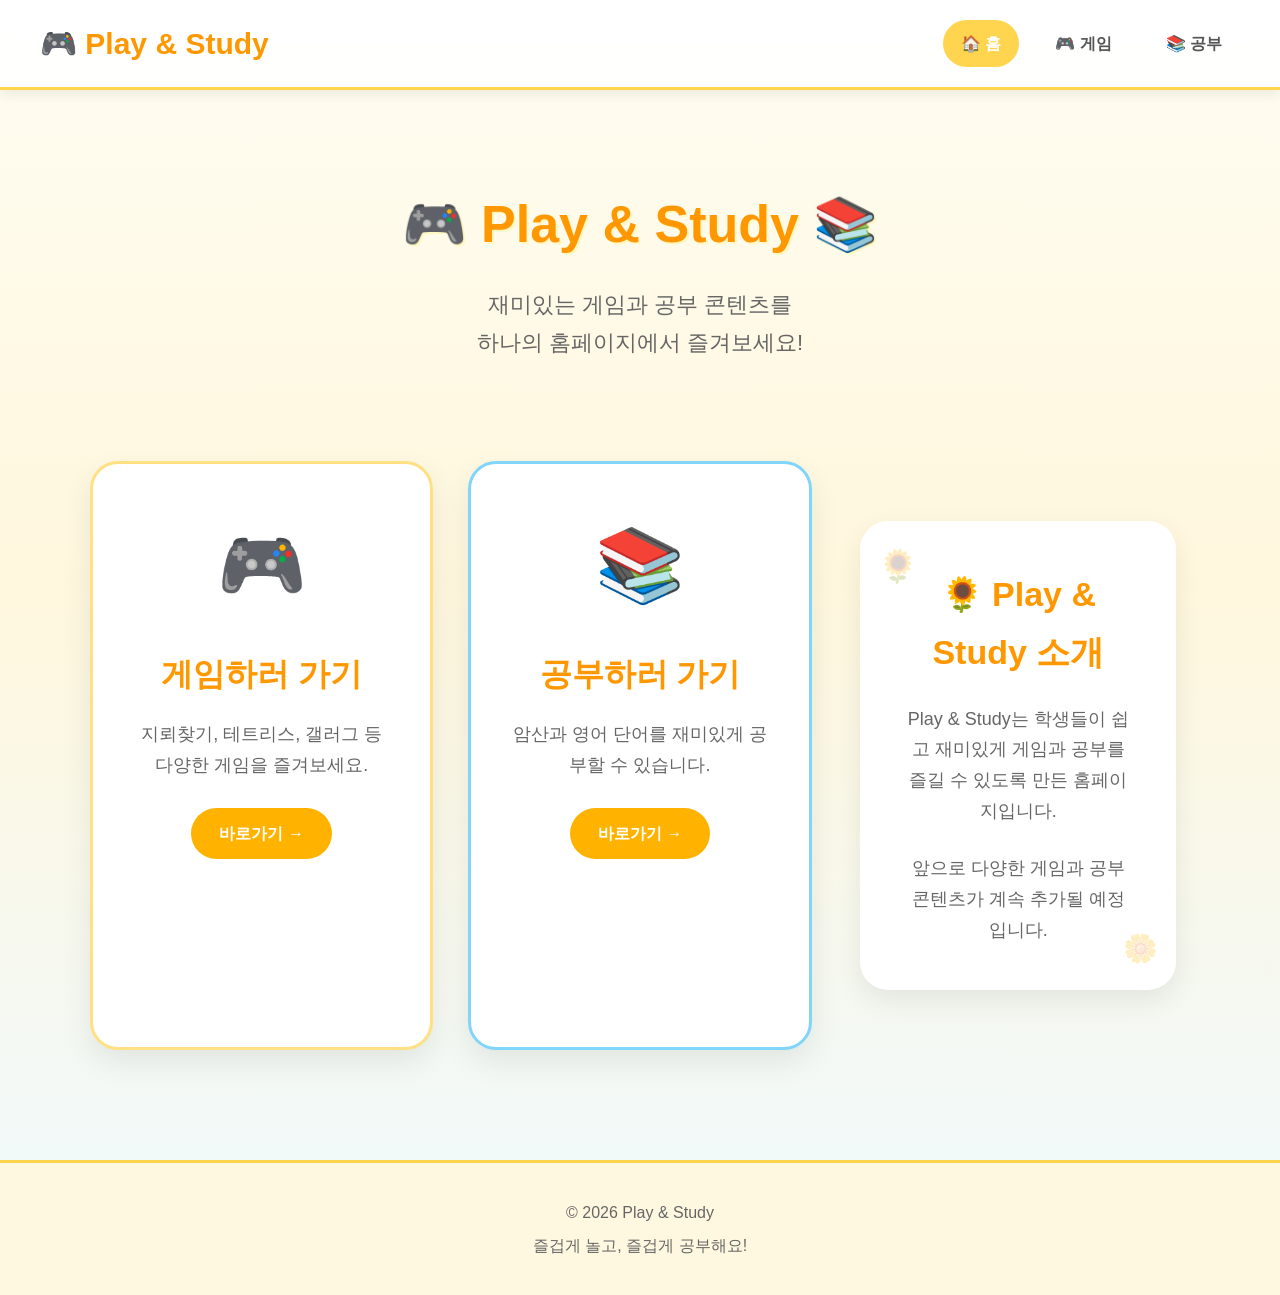
<file: index.html>
<!--
파일:
/index.html
-->

<!DOCTYPE html>
<html lang="ko">

<head>

<meta charset="UTF-8">

<meta name="viewport" content="width=device-width, initial-scale=1.0">

<title>Play & Study</title>

<link rel="stylesheet" href="css/style.css">

</head>

<body>

<header class="site-header">

    <div class="logo">

        <a href="index.html">
            🎮 Play & Study
        </a>

    </div>

    <nav class="main-nav">

        <a href="index.html" class="active">
            🏠 홈
        </a>

        <a href="pages/game_list.html">
            🎮 게임
        </a>

        <a href="pages/study_list.html">
            📚 공부
        </a>

    </nav>

</header>

<section class="hero">

    <h1>🎮 Play & Study 📚</h1>

    <p>

        재미있는 게임과 공부 콘텐츠를<br>

        하나의 홈페이지에서 즐겨보세요!

    </p>

</section>

<main class="home">

    <a href="pages/game_list.html" class="main-card">

        <div class="emoji">
            🎮
        </div>

        <h2>게임하러 가기</h2>

        <p>

            지뢰찾기, 테트리스, 갤러그 등

            다양한 게임을 즐겨보세요.

        </p>

        <span class="go">

            바로가기 →

        </span>

    </a>

    <a href="pages/study_list.html" class="main-card">

        <div class="emoji">
            📚
        </div>

        <h2>공부하러 가기</h2>

        <p>

            암산과 영어 단어를

            재미있게 공부할 수 있습니다.

        </p>

        <span class="go">

            바로가기 →

        </span>

    </a>
    <section class="about">

        <h3>🌻 Play & Study 소개</h3>

        <p>
            Play & Study는 학생들이 쉽고 재미있게
            게임과 공부를 즐길 수 있도록 만든 홈페이지입니다.
        </p>

        <br>

        <p>
            앞으로 다양한 게임과 공부 콘텐츠가
            계속 추가될 예정입니다.
        </p>

    </section>

</main>

<footer>

    <p>
        © 2026 Play & Study
    </p>

    <p>
        즐겁게 놀고, 즐겁게 공부해요!
    </p>
</footer>

</body>

</html>
</file>
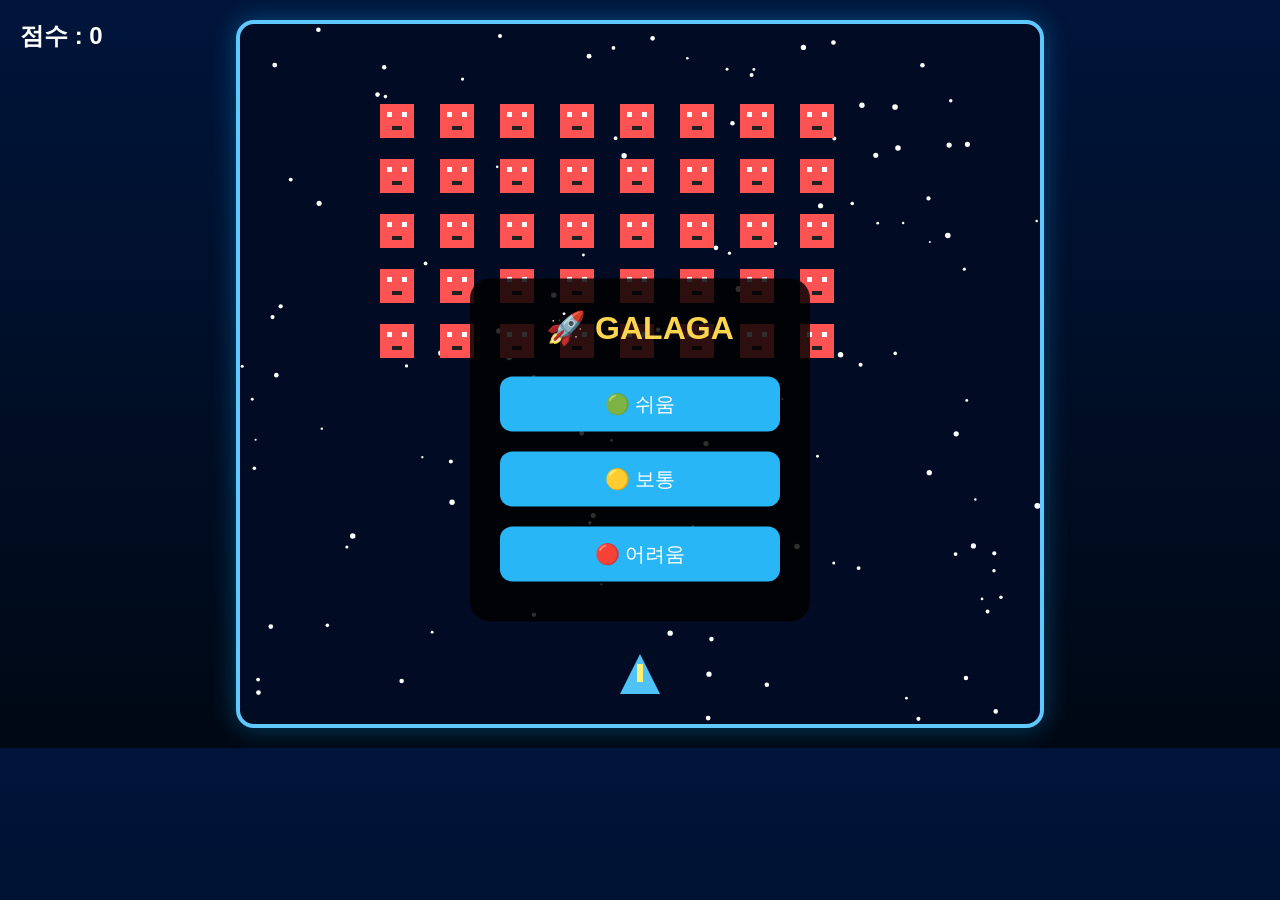
<file: pages/game_galaga.html>
<!--
파일:
/pages/game_galaga.html
-->

<!DOCTYPE html>
<html lang="ko">

<head>

<meta charset="UTF-8">

<title>갤러그 | Play & Study</title>

<style>

*{
margin:0;
padding:0;
box-sizing:border-box;
}

body{

font-family:"Malgun Gothic",sans-serif;

background:linear-gradient(#00153b,#000814);

overflow:hidden;

color:white;

}

#game{

display:block;

margin:20px auto;

background:#020b24;

border:4px solid #5ec8ff;

border-radius:18px;

box-shadow:0 0 25px rgba(0,180,255,.35);

}

#menu{

position:absolute;

left:50%;

top:50%;

transform:translate(-50%,-50%);

width:340px;

padding:30px;

background:rgba(0,0,0,.82);

border-radius:20px;

text-align:center;

}

#menu h1{

color:#ffd54f;

margin-bottom:20px;

}

#menu button{

width:100%;

margin:10px 0;

padding:14px;

font-size:20px;

border:none;

border-radius:12px;

cursor:pointer;

background:#29b6f6;

color:white;

}

#menu button:hover{

background:#03a9f4;

}

#score{

position:absolute;

left:20px;

top:20px;

font-size:24px;

font-weight:bold;

}

#message{

position:absolute;

left:50%;

top:50%;

transform:translate(-50%,-50%);

font-size:60px;

font-weight:bold;

display:none;

color:#fff176;

text-shadow:0 0 20px gold;

}

#restart{

display:none;

position:absolute;

left:50%;

bottom:40px;

transform:translateX(-50%);

padding:14px 30px;

font-size:20px;

border:none;

border-radius:12px;

background:#ff9800;

color:white;

cursor:pointer;

}

</style>

</head>

<body>

<div id="score">

점수 : 0

</div>

<div id="message"></div>

<div id="menu">

<h1>🚀 GALAGA</h1>

<button data-level="easy">

🟢 쉬움

</button>

<button data-level="normal">

🟡 보통

</button>

<button data-level="hard">

🔴 어려움

</button>

</div>

<button id="restart">

다시 시작

</button>

<canvas

id="game"

width="800"

height="700">

</canvas>

<script>

const canvas=document.getElementById("game");

const ctx=canvas.getContext("2d");

const scoreText=document.getElementById("score");

const message=document.getElementById("message");

const restart=document.getElementById("restart");

const menu=document.getElementById("menu");

const WIDTH=canvas.width;

const HEIGHT=canvas.height;

const game={

running:false,

score:0,

level:"easy",

enemySpeed:1,

attackCount:1,

player:null,

bullets:[],

enemies:[],

attackers:[],

keys:{},

stars:[]

};

function initStars(){

game.stars=[];

for(let i=0;i<120;i++){

game.stars.push({

x:Math.random()*WIDTH,

y:Math.random()*HEIGHT,

r:Math.random()*2+1,

speed:Math.random()*0.8+0.2

});

}

}

function createPlayer(){

game.player={

x:WIDTH/2-20,

y:HEIGHT-70,

w:40,

h:40,

speed:6

};

}

function createEnemies(){

game.enemies=[];

for(let r=0;r<5;r++){

for(let c=0;c<8;c++){

game.enemies.push({

homeX:140+c*60,

homeY:80+r*55,

x:140+c*60,

y:80+r*55,

w:34,

h:34,

alive:true,

attacking:false,

vx:0,

vy:0

});

}

}

}
function applyDifficulty(level){

    game.level=level;

    switch(level){

        case "easy":
            game.enemySpeed=1.0;
            game.attackCount=1;
            game.player.speed=7;
            break;

        case "normal":
            game.enemySpeed=1.6;
            game.attackCount=2;
            game.player.speed=6;
            break;

        case "hard":
            game.enemySpeed=2.2;
            game.attackCount=3;
            game.player.speed=5;
            break;

    }

}

function startGame(level){

    game.score=0;

    scoreText.textContent="점수 : 0";

    message.style.display="none";

    restart.style.display="none";

    menu.style.display="none";

    game.running=true;

    createPlayer();

    createEnemies();

    applyDifficulty(level);

}

document.querySelectorAll("#menu button").forEach(btn=>{

    btn.onclick=()=>{

        startGame(btn.dataset.level);

    };

});

document.addEventListener("keydown",e=>{

    game.keys[e.code]=true;

});

document.addEventListener("keyup",e=>{

    game.keys[e.code]=false;

});

function movePlayer(){

    if(!game.running) return;

    if(game.keys["ArrowLeft"]){

        game.player.x-=game.player.speed;

    }

    if(game.keys["ArrowRight"]){

        game.player.x+=game.player.speed;

    }

    if(game.player.x<0){

        game.player.x=0;

    }

    if(game.player.x>WIDTH-game.player.w){

        game.player.x=WIDTH-game.player.w;

    }

}

let formationOffset=0;

let formationDirection=1;

function moveFormation(){

    formationOffset+=formationDirection*game.enemySpeed;

    if(formationOffset>80||formationOffset<-80){

        formationDirection*=-1;

    }

    game.enemies.forEach(enemy=>{

        if(!enemy.alive) return;

        if(enemy.attacking) return;

        enemy.x=enemy.homeX+formationOffset;

        enemy.y=enemy.homeY;

    });

}

function drawPlayer(){

    if(!game.player) return;

    ctx.fillStyle="#4fc3f7";

    ctx.beginPath();

    ctx.moveTo(game.player.x+20,game.player.y);

    ctx.lineTo(game.player.x,game.player.y+40);

    ctx.lineTo(game.player.x+40,game.player.y+40);

    ctx.closePath();

    ctx.fill();

    ctx.fillStyle="#fff176";

    ctx.fillRect(

        game.player.x+17,

        game.player.y+10,

        6,

        18

    );

}

function drawEnemies(){

    game.enemies.forEach(enemy=>{

        if(!enemy.alive) return;

        ctx.fillStyle="#ff5252";

        ctx.fillRect(

            enemy.x,

            enemy.y,

            enemy.w,

            enemy.h

        );

        ctx.fillStyle="white";

        ctx.fillRect(enemy.x+7,enemy.y+8,5,5);

        ctx.fillRect(enemy.x+22,enemy.y+8,5,5);

        ctx.fillStyle="#212121";

        ctx.fillRect(enemy.x+12,enemy.y+22,10,4);

    });

}
function shoot(){

    if(!game.running) return;

    game.bullets.push({

        x:game.player.x+18,

        y:game.player.y-10,

        w:4,

        h:14,

        speed:9

    });

}

let canShoot=true;

document.addEventListener("keydown",e=>{

    if(e.code==="Space"&&canShoot){

        e.preventDefault();

        shoot();

        canShoot=false;

    }

});

document.addEventListener("keyup",e=>{

    if(e.code==="Space"){

        canShoot=true;

    }

});

function moveBullets(){

    for(let i=game.bullets.length-1;i>=0;i--){

        const b=game.bullets[i];

        b.y-=b.speed;

        if(b.y<-20){

            game.bullets.splice(i,1);

        }

    }

}

function drawBullets(){

    ctx.fillStyle="#ffeb3b";

    game.bullets.forEach(b=>{

        ctx.fillRect(

            b.x,

            b.y,

            b.w,

            b.h

        );

    });

}

function launchAttacker(){

    const waiting=game.enemies.filter(e=>

        e.alive && !e.attacking

    );

    if(waiting.length===0) return;

    const enemy=

    waiting[

        Math.floor(

            Math.random()*waiting.length

        )

    ];

    enemy.attacking=true;

    enemy.vx=(

        game.player.x-enemy.x

    )/120;

    enemy.vy=3+game.enemySpeed;

}

let attackTimer=0;

function updateAttackers(){

    attackTimer++;

    if(

        attackTimer>

        120/game.enemySpeed

    ){

        attackTimer=0;

        for(

            let i=0;

            i<game.attackCount;

            i++

        ){

            launchAttacker();

        }

    }

    game.enemies.forEach(enemy=>{

        if(

            !enemy.alive ||

            !enemy.attacking

        ) return;

        enemy.x+=enemy.vx;

        enemy.y+=enemy.vy;

        if(enemy.y>HEIGHT+50){

            enemy.attacking=false;

            enemy.x=

            enemy.homeX+

            formationOffset;

            enemy.y=

            enemy.homeY;

        }

    });

}

function checkBulletCollision(){

    for(

        let i=game.bullets.length-1;

        i>=0;

        i--

    ){

        const b=

        game.bullets[i];

        for(

            let j=0;

            j<game.enemies.length;

            j++

        ){

            const e=

            game.enemies[j];

            if(!e.alive)

            continue;

            if(

                b.x<e.x+e.w&&

                b.x+b.w>e.x&&

                b.y<e.y+e.h&&

                b.y+b.h>e.y

            ){

                e.alive=false;

                e.attacking=false;

                game.bullets.splice(i,1);

                game.score+=100;

                scoreText.textContent=

                "점수 : "+game.score;

                break;

            }

        }

    }

}
function checkPlayerCollision(){

    if(!game.running) return;

    for(const enemy of game.enemies){

        if(!enemy.alive) continue;

        if(

            enemy.x < game.player.x + game.player.w &&
            enemy.x + enemy.w > game.player.x &&
            enemy.y < game.player.y + game.player.h &&
            enemy.y + enemy.h > game.player.y

        ){

            game.running=false;

            message.innerHTML="💀 GAME OVER";

            message.style.display="block";

            restart.style.display="block";

            return;

        }

    }

}

function checkClear(){

    const alive=

    game.enemies.some(

        enemy=>enemy.alive

    );

    if(!alive){

        game.running=false;

        message.innerHTML="🎉 CLEAR!";

        message.style.display="block";

        restart.style.display="block";

    }

}

function drawStars(){

    ctx.fillStyle="white";

    game.stars.forEach(star=>{

        ctx.beginPath();

        ctx.arc(

            star.x,

            star.y,

            star.r,

            0,

            Math.PI*2

        );

        ctx.fill();

        star.y+=star.speed;

        if(star.y>HEIGHT){

            star.y=0;

            star.x=Math.random()*WIDTH;

        }

    });

}

function resetGame(){

    game.running=false;

    game.score=0;

    scoreText.textContent="점수 : 0";

    game.bullets=[];

    game.attackers=[];

    formationOffset=0;

    formationDirection=1;

    attackTimer=0;

    message.style.display="none";

    restart.style.display="none";

    menu.style.display="block";

    createPlayer();

    createEnemies();

}

restart.onclick=resetGame;

initStars();

createPlayer();

createEnemies();
function draw(){

    ctx.clearRect(0,0,WIDTH,HEIGHT);

    drawStars();

    if(game.running){

        movePlayer();

        moveFormation();

        moveBullets();

        updateAttackers();

        checkBulletCollision();

        checkPlayerCollision();

        checkClear();

    }

    drawEnemies();

    drawBullets();

    drawPlayer();

}

function gameLoop(){

    draw();

    requestAnimationFrame(gameLoop);

}

gameLoop();

</script>

</body>
</html>
</file>
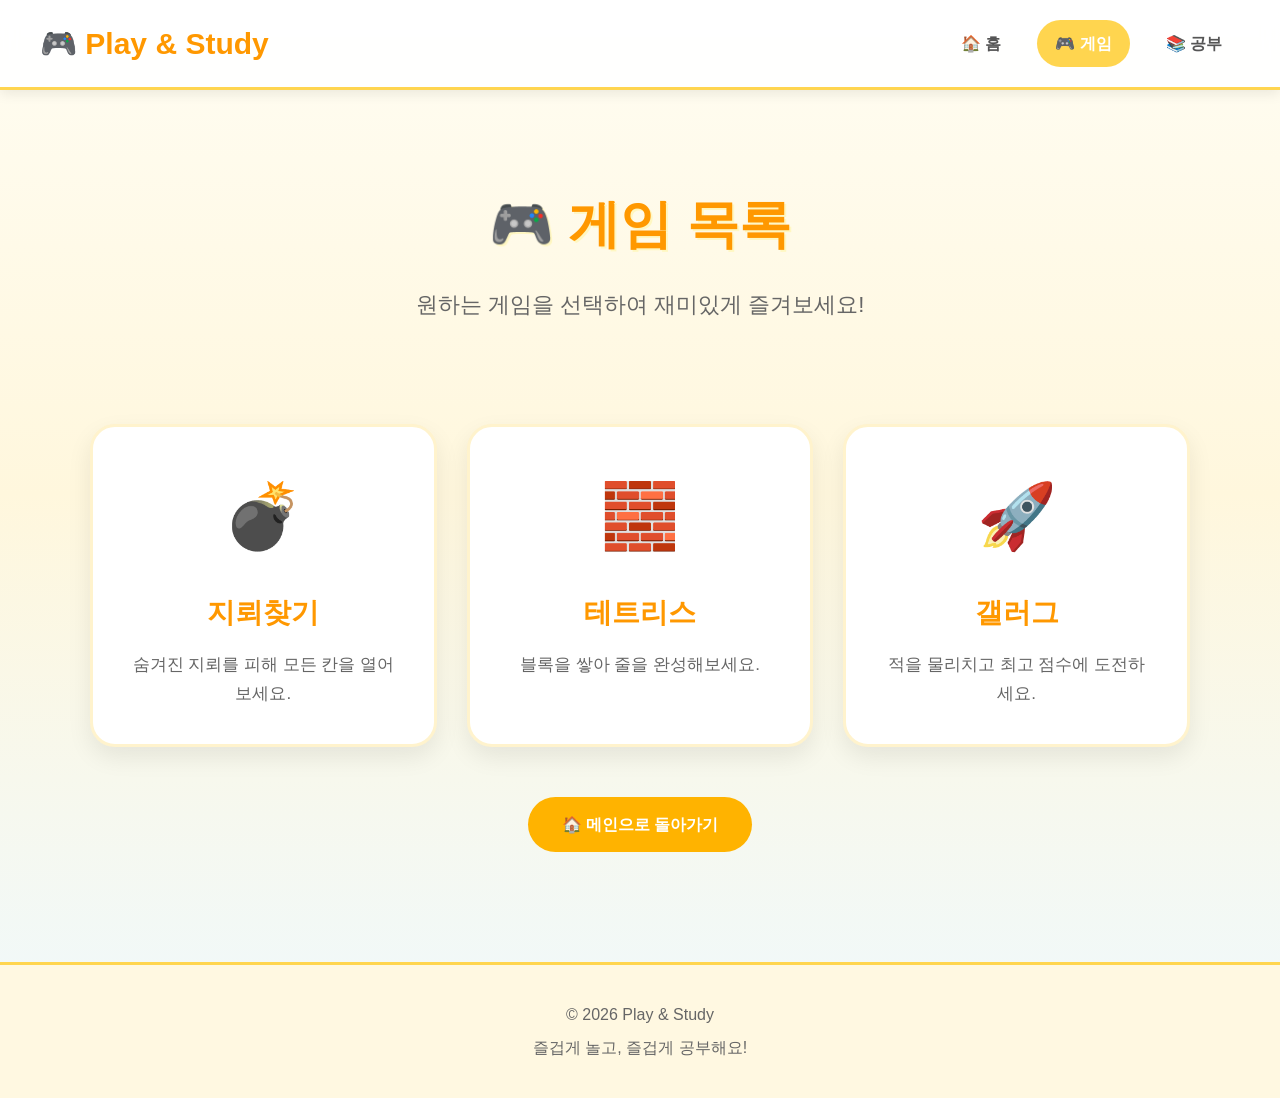
<file: pages/game_list.html>
<!--
파일:
/pages/game_list.html
-->

<!DOCTYPE html>
<html lang="ko">

<head>

<meta charset="UTF-8">

<meta name="viewport" content="width=device-width, initial-scale=1.0">

<title>게임 목록 | Play & Study</title>

<link rel="stylesheet" href="../css/style.css">

</head>

<body>

<header class="site-header">

    <div class="logo">

        <a href="../index.html">
            🎮 Play & Study
        </a>

    </div>

    <nav class="main-nav">

        <a href="../index.html">
            🏠 홈
        </a>

        <a href="game_list.html" class="active">
            🎮 게임
        </a>

        <a href="study_list.html">
            📚 공부
        </a>

    </nav>

</header>

<section class="hero">

    <h1>🎮 게임 목록</h1>

    <p>

        원하는 게임을 선택하여
        재미있게 즐겨보세요!

    </p>

</section>

<main class="list-page">

    <a href="game_minesweeper.html" class="content-card">

        <div class="icon">

            💣

        </div>

        <h2>지뢰찾기</h2>

        <p>

            숨겨진 지뢰를 피해
            모든 칸을 열어보세요.

        </p>

    </a>

    <a href="game_tetris.html" class="content-card">

        <div class="icon">

            🧱

        </div>

        <h2>테트리스</h2>

        <p>

            블록을 쌓아
            줄을 완성해보세요.

        </p>

    </a>

    <a href="game_galaga.html" class="content-card">

        <div class="icon">

            🚀

        </div>

        <h2>갤러그</h2>

        <p>

            적을 물리치고
            최고 점수에 도전하세요.

        </p>

    </a>
    <div class="bottom-menu">

        <a href="../index.html" class="back-btn">

            🏠 메인으로 돌아가기

        </a>

    </div>

</main>

<footer>

    <p>
        © 2026 Play & Study
    </p>

    <p>
        즐겁게 놀고, 즐겁게 공부해요!
    </p>
</footer>

</body>

</html>
</file>
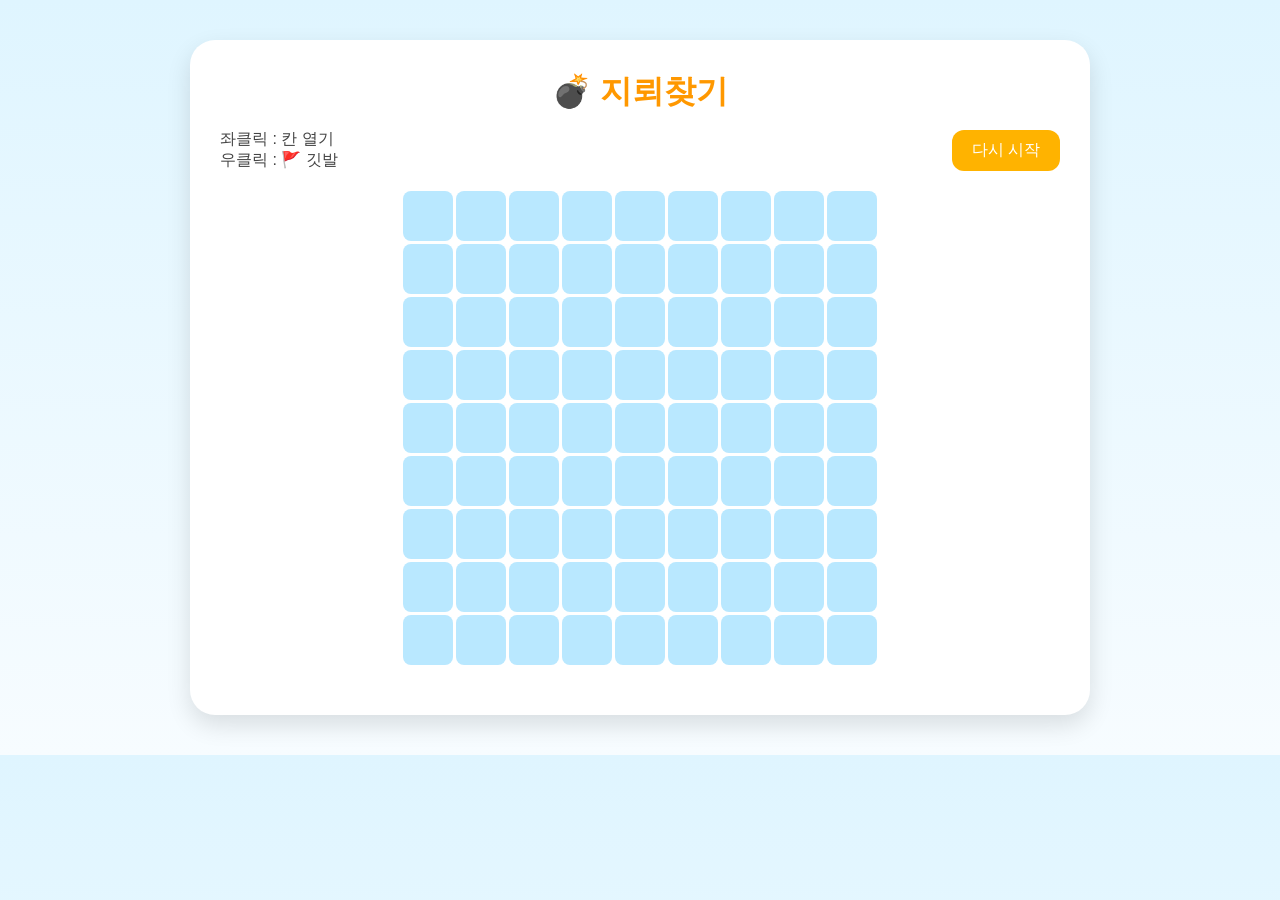
<file: pages/game_minesweeper.html>
<!--
파일:
/pages/game_minesweeper.html
-->

<!DOCTYPE html>
<html lang="ko">
<head>
<meta charset="UTF-8">
<title>지뢰찾기 | Play & Study</title>

<style>

*{
    margin:0;
    padding:0;
    box-sizing:border-box;
}

body{

    font-family:"Malgun Gothic",sans-serif;

    background:linear-gradient(#dff5ff,#f7fcff);

    color:#444;

}

.container{

    width:900px;

    margin:40px auto;

}

.card{

    background:white;

    border-radius:25px;

    padding:30px;

    box-shadow:0 10px 25px rgba(0,0,0,.12);

}

h1{

    text-align:center;

    color:#ff9800;

    margin-bottom:15px;

}

.info{

    display:flex;

    justify-content:space-between;

    align-items:center;

    margin-bottom:20px;

}

button{

    border:none;

    border-radius:12px;

    padding:10px 20px;

    background:#ffb300;

    color:white;

    font-size:16px;

    cursor:pointer;

}

button:hover{

    background:#ff9800;

}

#board{

    display:grid;

    grid-template-columns:repeat(9,50px);

    grid-template-rows:repeat(9,50px);

    gap:3px;

    justify-content:center;

}

.cell{

    width:50px;

    height:50px;

    background:#b9e8ff;

    border-radius:8px;

    display:flex;

    justify-content:center;

    align-items:center;

    font-weight:bold;

    font-size:20px;

    cursor:pointer;

    user-select:none;

    transition:.15s;

}

.cell:hover{

    background:#9bdcff;

}

.cell.open{

    background:white;

}

.cell.mine{

    background:#ff8f8f;

}

.cell.flag{

    background:#ffe082;

}

.message{

    margin-top:20px;

    text-align:center;

    font-size:22px;

    font-weight:bold;

}

.n1{color:#2196f3;}
.n2{color:#4caf50;}
.n3{color:#f44336;}
.n4{color:#673ab7;}
.n5{color:#795548;}
.n6{color:#009688;}
.n7{color:#000;}
.n8{color:#555;}

</style>
</head>

<body>

<div class="container">

<div class="card">

<h1>💣 지뢰찾기</h1>

<div class="info">

<div>
좌클릭 : 칸 열기<br>
우클릭 : 🚩 깃발
</div>

<button id="restart">
다시 시작
</button>

</div>

<div id="board"></div>

<div class="message" id="message"></div>

</div>

</div>

<script>

const SIZE=9;

const MINES=10;

let board=[];

let firstClick=true;

let gameOver=false;

const boardElement=document.getElementById("board");

const message=document.getElementById("message");

function createBoard(){

board=[];

boardElement.innerHTML="";

message.textContent="";

gameOver=false;

firstClick=true;

for(let y=0;y<SIZE;y++){

let row=[];

for(let x=0;x<SIZE;x++){

row.push({

mine:false,

open:false,

flag:false,

count:0

});

const cell=document.createElement("div");

cell.className="cell";

cell.dataset.x=x;

cell.dataset.y=y;

cell.oncontextmenu=(e)=>{

e.preventDefault();

toggleFlag(x,y);

};

cell.onclick=()=>{

clickCell(x,y);

};

boardElement.appendChild(cell);

}

board.push(row);

}

}

createBoard();

document
.getElementById("restart")
.onclick=createBoard;

function placeMines(safeX,safeY){

let placed=0;

while(placed<MINES){

const x=Math.floor(Math.random()*SIZE);

const y=Math.floor(Math.random()*SIZE);

if(board[y][x].mine) continue;

if(x===safeX&&y===safeY) continue;

board[y][x].mine=true;

placed++;

}

calculateNumbers();

}

function calculateNumbers(){

for(let y=0;y<SIZE;y++){

for(let x=0;x<SIZE;x++){

if(board[y][x].mine) continue;

let count=0;

for(let yy=-1;yy<=1;yy++){

for(let xx=-1;xx<=1;xx++){

const nx=x+xx;

const ny=y+yy;

if(nx<0||ny<0||nx>=SIZE||ny>=SIZE)
continue;

if(board[ny][nx].mine)
count++;

}

}

board[y][x].count=count;

}

}

}
function clickCell(x,y){

    if(gameOver) return;

    const cell=board[y][x];

    if(cell.open||cell.flag) return;

    if(firstClick){

        placeMines(x,y);

        firstClick=false;

    }

    if(cell.mine){

        revealMines();

        gameOver=true;

        message.textContent="💥 GAME OVER";

        return;

    }

    openCell(x,y);

    checkWin();

}

function openCell(x,y){

    const queue=[[x,y]];

    while(queue.length){

        const [cx,cy]=queue.shift();

        const cell=board[cy][cx];

        if(cell.open||cell.flag) continue;

        cell.open=true;

        const div=getCell(cx,cy);

        div.classList.add("open");

        if(cell.count>0){

            div.textContent=cell.count;

            div.classList.add("n"+cell.count);

            continue;

        }

        for(let yy=-1;yy<=1;yy++){

            for(let xx=-1;xx<=1;xx++){

                const nx=cx+xx;

                const ny=cy+yy;

                if(nx<0||ny<0||nx>=SIZE||ny>=SIZE)
                    continue;

                if(!board[ny][nx].open){

                    queue.push([nx,ny]);

                }

            }

        }

    }

}

function toggleFlag(x,y){

    if(gameOver) return;

    const cell=board[y][x];

    if(cell.open) return;

    cell.flag=!cell.flag;

    const div=getCell(x,y);

    if(cell.flag){

        div.classList.add("flag");

        div.textContent="🚩";

    }else{

        div.classList.remove("flag");

        div.textContent="";

    }

}

function getCell(x,y){

    return boardElement.children[y*SIZE+x];

}
function revealMines(){

    for(let y=0;y<SIZE;y++){

        for(let x=0;x<SIZE;x++){

            if(board[y][x].mine){

                const div=getCell(x,y);

                div.classList.add("mine");

                div.textContent="💣";

            }

        }

    }

}

function checkWin(){

    let opened=0;

    for(let y=0;y<SIZE;y++){

        for(let x=0;x<SIZE;x++){

            if(board[y][x].open){

                opened++;

            }

        }

    }

    if(opened===SIZE*SIZE-MINES){

        gameOver=true;

        message.textContent="🎉 축하합니다! 클리어!";

        revealFlags();

    }

}

function revealFlags(){

    for(let y=0;y<SIZE;y++){

        for(let x=0;x<SIZE;x++){

            if(board[y][x].mine){

                const div=getCell(x,y);

                div.textContent="🚩";

                div.classList.add("flag");

            }

        }

    }

}

createBoard();

</script>

</body>
</html>
</file>
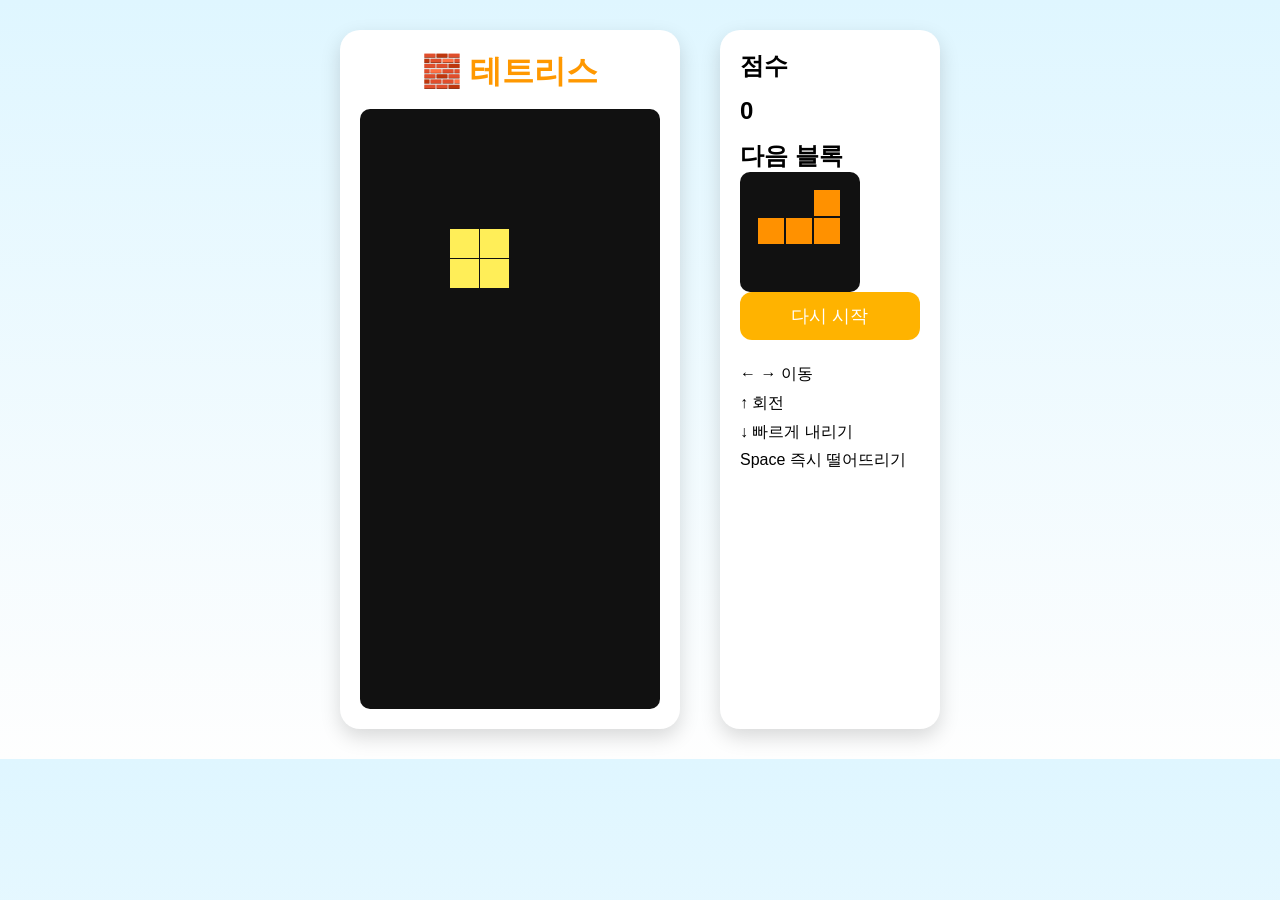
<file: pages/game_tetris.html>
<!--
파일:
/pages/game_tetris.html
-->

<!DOCTYPE html>
<html lang="ko">
<head>
<meta charset="UTF-8">
<title>테트리스 | Play & Study</title>

<style>

*{
margin:0;
padding:0;
box-sizing:border-box;
}

body{
font-family:"Malgun Gothic",sans-serif;
background:linear-gradient(#dff6ff,#fefefe);
}

.container{
width:900px;
margin:30px auto;
display:flex;
justify-content:center;
gap:40px;
}

.panel{
background:#fff;
padding:20px;
border-radius:20px;
box-shadow:0 8px 20px rgba(0,0,0,.15);
}

h1{
text-align:center;
margin-bottom:15px;
color:#ff9800;
}

canvas{
background:#111;
border-radius:10px;
display:block;
}

.side{
width:220px;
}

.score{
font-size:24px;
font-weight:bold;
margin:15px 0;
}

button{
width:100%;
padding:12px;
font-size:18px;
border:none;
border-radius:12px;
background:#ffb300;
color:white;
cursor:pointer;
}

button:hover{
background:#ff9800;
}

.info{
margin-top:20px;
line-height:1.8;
}

</style>

</head>
<body>

<div class="container">

<div class="panel">

<h1>🧱 테트리스</h1>

<canvas id="game" width="300" height="600"></canvas>

</div>

<div class="panel side">

<h2>점수</h2>

<div class="score" id="score">
0
</div>

<h2>다음 블록</h2>

<canvas id="next" width="120" height="120"></canvas>

<button id="restart">
다시 시작
</button>

<div class="info">

← → 이동<br>
↑ 회전<br>
↓ 빠르게 내리기<br>
Space 즉시 떨어뜨리기

</div>

</div>

</div>

<script>

const COLS=10;
const ROWS=20;
const SIZE=30;

const canvas=document.getElementById("game");
const ctx=canvas.getContext("2d");

const nextCanvas=document.getElementById("next");
const nextCtx=nextCanvas.getContext("2d");

const scoreElement=document.getElementById("score");

let score=0;

const COLORS=[
null,
"#00e5ff",
"#2962ff",
"#ff9100",
"#ffee58",
"#66bb6a",
"#ab47bc",
"#ef5350"
];

const SHAPES=[

[],

[
[1,1,1,1]
],

[
[2,0,0],
[2,2,2]
],

[
[0,0,3],
[3,3,3]
],

[
[4,4],
[4,4]
],

[
[0,5,5],
[5,5,0]
],

[
[0,6,0],
[6,6,6]
],

[
[7,7,0],
[0,7,7]
]

];

let board=[];

function createBoard(){

board=[];

for(let y=0;y<ROWS;y++){

board.push(new Array(COLS).fill(0));

}

}

createBoard();

function randomPiece(){

const id=Math.floor(Math.random()*7)+1;

return{

id,

shape:SHAPES[id],

x:3,

y:0

};

}

let current=randomPiece();

let next=randomPiece();

function drawCell(x,y,color){

ctx.fillStyle=color;

ctx.fillRect(

x*SIZE,
y*SIZE,
SIZE-1,
SIZE-1

);

}
function drawBoard(){

    ctx.clearRect(0,0,canvas.width,canvas.height);

    for(let y=0;y<ROWS;y++){

        for(let x=0;x<COLS;x++){

            if(board[y][x]){

                drawCell(
                    x,
                    y,
                    COLORS[board[y][x]]
                );

            }

        }

    }

}

function drawPiece(piece){

    piece.shape.forEach((row,y)=>{

        row.forEach((value,x)=>{

            if(value){

                drawCell(

                    piece.x+x,

                    piece.y+y,

                    COLORS[value]

                );

            }

        });

    });

}

function drawNext(){

    nextCtx.clearRect(
        0,
        0,
        nextCanvas.width,
        nextCanvas.height
    );

    next.shape.forEach((row,y)=>{

        row.forEach((value,x)=>{

            if(value){

                nextCtx.fillStyle=COLORS[value];

                nextCtx.fillRect(

                    x*28+18,

                    y*28+18,

                    26,

                    26

                );

            }

        });

    });

}

function collide(piece){

    for(let y=0;y<piece.shape.length;y++){

        for(let x=0;x<piece.shape[y].length;x++){

            if(!piece.shape[y][x]) continue;

            const px=piece.x+x;

            const py=piece.y+y;

            if(px<0||px>=COLS) return true;

            if(py>=ROWS) return true;

            if(py>=0&&board[py][px]) return true;

        }

    }

    return false;

}

function rotate(piece){

    const old=piece.shape;

    const rotated=[];

    for(let x=0;x<old[0].length;x++){

        rotated[x]=[];

        for(let y=old.length-1;y>=0;y--){

            rotated[x].push(old[y][x]);

        }

    }

    piece.shape=rotated;

    if(collide(piece)){

        piece.shape=old;

    }

}

function move(dx){

    current.x+=dx;

    if(collide(current)){

        current.x-=dx;

    }

}

function softDrop(){

    current.y++;

    if(collide(current)){

        current.y--;

        merge();

    }

}

function hardDrop(){

    while(!collide(current)){

        current.y++;

    }

    current.y--;

    merge();

}
function merge(){

    current.shape.forEach((row,y)=>{

        row.forEach((value,x)=>{

            if(value){

                board[current.y+y][current.x+x]=value;

            }

        });

    });

    clearLines();

    current=next;

    next=randomPiece();

    drawNext();

    if(collide(current)){

        alert("게임 오버!");

        createBoard();

        score=0;

        scoreElement.textContent=score;

        current=randomPiece();

        next=randomPiece();

        drawNext();

    }

}

function clearLines(){

    let lines=0;

    for(let y=ROWS-1;y>=0;y--){

        let full=true;

        for(let x=0;x<COLS;x++){

            if(board[y][x]===0){

                full=false;

                break;

            }

        }

        if(full){

            board.splice(y,1);

            board.unshift(new Array(COLS).fill(0));

            lines++;

            y++;

        }

    }

    if(lines){

        score+=lines*100;

        scoreElement.textContent=score;

    }

}

function update(){

    softDrop();

    draw();

}

function draw(){

    drawBoard();

    drawPiece(current);

}

document.addEventListener("keydown",(e)=>{

    switch(e.key){

        case "ArrowLeft":

            move(-1);

            break;

        case "ArrowRight":

            move(1);

            break;

        case "ArrowDown":

            softDrop();

            break;

        case "ArrowUp":

            rotate(current);

            break;

        case " ":

            e.preventDefault();

            hardDrop();

            break;

    }

    draw();

});

document.getElementById("restart").onclick=()=>{

    createBoard();

    score=0;

    scoreElement.textContent=score;

    current=randomPiece();

    next=randomPiece();

    drawNext();

    draw();

};

drawNext();

draw();

setInterval(update,500);
// 게임 루프 관리
let gameLoop = setInterval(update, 500);

function resetGame() {

    clearInterval(gameLoop);

    createBoard();

    score = 0;
    scoreElement.textContent = score;

    current = randomPiece();
    next = randomPiece();

    drawNext();
    draw();

    gameLoop = setInterval(update, 500);

}

// 다시 시작 버튼
document
.getElementById("restart")
.addEventListener("click", resetGame);

// 첫 화면 출력
drawNext();
draw();

</script>

</body>
</html>
</file>
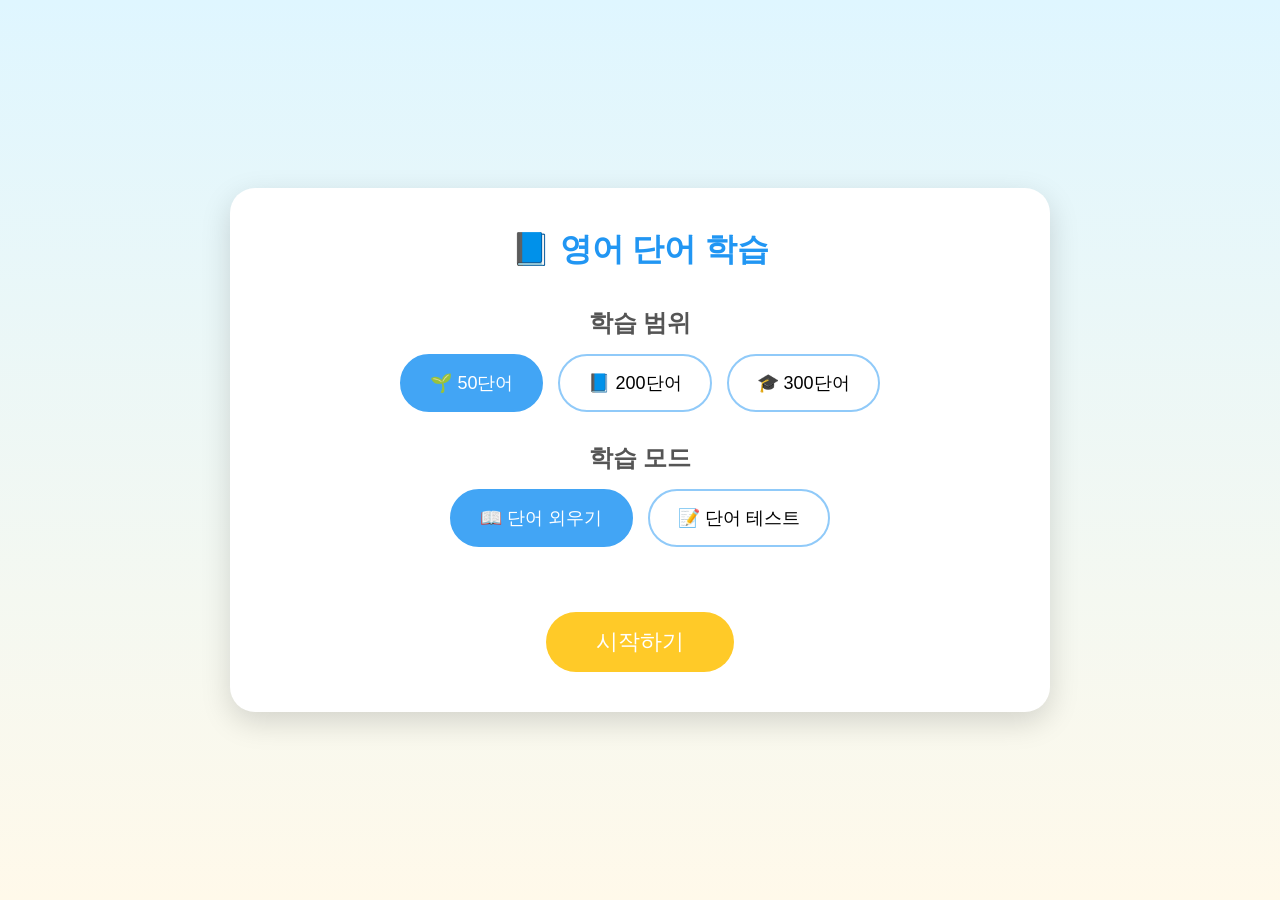
<file: pages/study_english_words.html>
<!--
파일:
/pages/study_english_words.html
-->

<!DOCTYPE html>
<html lang="ko">

<head>

<meta charset="UTF-8">

<title>영어 단어 학습 | Play & Study</title>

<style>

*{
margin:0;
padding:0;
box-sizing:border-box;
}

body{

font-family:"Malgun Gothic",sans-serif;

background:linear-gradient(#dff6ff,#fff9ea);

display:flex;

justify-content:center;

align-items:center;

min-height:100vh;

padding:30px;

}

.container{

width:820px;

background:white;

border-radius:25px;

box-shadow:0 10px 30px rgba(0,0,0,.15);

padding:40px;

text-align:center;

}

h1{

color:#2196f3;

margin-bottom:35px;

}

h2{

margin-bottom:15px;

color:#555;

}

.section{

margin:30px 0;

}

.option-group{

display:flex;

justify-content:center;

gap:15px;

flex-wrap:wrap;

}

.option{

padding:15px 28px;

border:2px solid #90caf9;

border-radius:35px;

cursor:pointer;

transition:.25s;

font-size:18px;

background:white;

}

.option:hover{

background:#e3f2fd;

}

.option.active{

background:#42a5f5;

border-color:#42a5f5;

color:white;

}

.mainBtn{

margin-top:35px;

padding:15px 50px;

border:none;

border-radius:35px;

background:#ffca28;

color:white;

font-size:22px;

cursor:pointer;

transition:.25s;

}

.mainBtn:hover{

background:#ffb300;

}

#studyPage,
#testPage,
#resultPage{

display:none;

}

#card{

width:420px;

margin:30px auto;

background:#ffffff;

border-radius:20px;

box-shadow:0 5px 15px rgba(0,0,0,.15);

padding:50px;

cursor:pointer;

transition:.35s;

user-select:none;

}

#card:hover{

transform:translateY(-5px);

}

#word{

font-size:42px;

font-weight:bold;

color:#333;

}

#meaning{

margin-top:25px;

font-size:28px;

display:none;

color:#4caf50;

}

.progressBar{

width:100%;

height:18px;

background:#eeeeee;

border-radius:30px;

overflow:hidden;

margin:25px 0;

}

.progress{

height:100%;

width:0%;

background:#66bb6a;

transition:.3s;

}

.info{

font-size:20px;

margin-bottom:15px;

}

.control{

display:flex;

justify-content:center;

gap:15px;

margin-top:25px;

}

.control button{

padding:13px 30px;

border:none;

border-radius:30px;

cursor:pointer;

font-size:18px;

background:#29b6f6;

color:white;

}

.control button:hover{

background:#039be5;

}

.favorite{

margin-top:20px;

font-size:28px;

cursor:pointer;

}

.favorite span{

margin:0 10px;

}

</style>

</head>

<body>

<div class="container">

<div id="menu">

<h1>📘 영어 단어 학습</h1>

<div class="section">

<h2>학습 범위</h2>

<div class="option-group">

<div class="option active"
data-count="50">

🌱 50단어

</div>

<div class="option"
data-count="200">

📘 200단어

</div>

<div class="option"
data-count="300">

🎓 300단어

</div>

</div>

</div>

<div class="section">

<h2>학습 모드</h2>

<div class="option-group">

<div class="option active"
data-mode="study">

📖 단어 외우기

</div>

<div class="option"
data-mode="test">

📝 단어 테스트

</div>

</div>

</div>

<button
class="mainBtn"
id="startBtn">

시작하기

</button>

</div>
<div id="studyPage">

<div class="info">

<span id="studyNumber">

1 / 50

</span>

</div>

<div class="progressBar">

<div
class="progress"
id="studyProgress">

</div>

</div>

<div id="card">

<div id="word">

Apple

</div>

<div id="meaning">

사과

</div>

</div>

<div class="favorite">

<span id="favoriteBtn">

⭐

</span>

<span id="unknownBtn">

❤️

</span>

</div>

<div class="control">

<button id="prevBtn">

◀ 이전

</button>

<button id="nextBtn">

다음 ▶

</button>

</div>

</div>

<div id="testPage">

<div class="info">

<span id="testNumber">

1 / 50

</span>

</div>

<div class="progressBar">

<div
class="progress"
id="testProgress">

</div>

</div>

<h2 id="questionWord">

Apple

</h2>

<div
id="choiceBox"
class="option-group">

</div>

<div
style="margin-top:20px;
font-size:22px;
font-weight:bold;
min-height:35px;"
id="testMessage">

</div>

</div>

<div id="resultPage">

<h1>

🎉 학습 완료!

</h1>

<div
style="font-size:26px;margin:15px 0;">

맞은 문제 :
<span id="correctCount">

0

</span>

</div>

<div
style="font-size:26px;margin:15px 0;">

틀린 문제 :
<span id="wrongCount">

0

</span>

</div>

<div
style="font-size:26px;margin:15px 0;">

정답률 :
<span id="rate">

0%

</span>

</div>

<div
style="font-size:40px;
margin:30px 0;
font-weight:bold;
color:#ff9800;"
id="grade">

S

</div>

<button
class="mainBtn"
onclick="location.reload()">

처음으로

</button>

</div>

</div>

<script>

const menu=document.getElementById("menu");

const studyPage=document.getElementById("studyPage");

const testPage=document.getElementById("testPage");

const resultPage=document.getElementById("resultPage");

const card=document.getElementById("card");

const word=document.getElementById("word");

const meaning=document.getElementById("meaning");

const startBtn=document.getElementById("startBtn");

let mode="study";

let count=50;

let current=0;

let score=0;

let wrong=0;

let favorite=[];

let unknown=[];

let quiz=[];

let showMeaning=false;
document.querySelectorAll("[data-count]").forEach(btn=>{

btn.onclick=()=>{

document.querySelectorAll("[data-count]").forEach(v=>v.classList.remove("active"));

btn.classList.add("active");

count=Number(btn.dataset.count);

};

});

document.querySelectorAll("[data-mode]").forEach(btn=>{

btn.onclick=()=>{

document.querySelectorAll("[data-mode]").forEach(v=>v.classList.remove("active"));

btn.classList.add("active");

mode=btn.dataset.mode;

};

});

startBtn.onclick=()=>{

menu.style.display="none";

if(mode==="study"){

studyPage.style.display="block";

}else{

testPage.style.display="block";

}

loadWords();

};

function loadWords(){

quiz=words.slice(0,count);

shuffle(quiz);

current=0;

score=0;

wrong=0;

if(mode==="study"){

showStudy();

}else{

showTest();

}

}

function shuffle(arr){

for(let i=arr.length-1;i>0;i--){

const j=Math.floor(Math.random()*(i+1));

[arr[i],arr[j]]=[arr[j],arr[i]];

}

}

function showStudy(){

if(current>=quiz.length){

studyPage.style.display="none";

resultPage.style.display="block";

showResult();

return;

}

showMeaning=false;

meaning.style.display="none";

word.textContent=quiz[current].word;

meaning.textContent=quiz[current].meaning;

document.getElementById("studyNumber").textContent=

(current+1)+" / "+quiz.length;

document.getElementById("studyProgress").style.width=

((current+1)/quiz.length*100)+"%";

}

card.onclick=()=>{

showMeaning=!showMeaning;

meaning.style.display=

showMeaning?"block":"none";

};

document.getElementById("nextBtn").onclick=()=>{

if(current<quiz.length-1){

current++;

showStudy();

}else{

current=quiz.length;

showStudy();

}

};

document.getElementById("prevBtn").onclick=()=>{

if(current>0){

current--;

showStudy();

}

};

document.getElementById("favoriteBtn").onclick=()=>{

const target=quiz[current].word;

if(!favorite.includes(target)){

favorite.push(target);

alert("⭐ 즐겨찾기에 추가되었습니다.");

}

};

document.getElementById("unknownBtn").onclick=()=>{

const target=quiz[current].word;

if(!unknown.includes(target)){

unknown.push(target);

alert("❤️ 모르는 단어에 추가되었습니다.");

}

};
 function showTest(){

if(current>=quiz.length){

testPage.style.display="none";

resultPage.style.display="block";

showResult();

return;

}

document.getElementById("testNumber").textContent=

(current+1)+" / "+quiz.length;

document.getElementById("testProgress").style.width=

((current+1)/quiz.length*100)+"%";

document.getElementById("questionWord").textContent=

quiz[current].word;

const choiceBox=document.getElementById("choiceBox");

choiceBox.innerHTML="";

const answer=quiz[current].meaning;

const choices=[answer];

while(choices.length<4){

const randomMeaning=

words[Math.floor(Math.random()*words.length)].meaning;

if(!choices.includes(randomMeaning)){

choices.push(randomMeaning);

}

}

shuffle(choices);

choices.forEach(text=>{

const btn=document.createElement("button");

btn.className="option";

btn.textContent=text;

btn.onclick=()=>checkAnswer(text);

choiceBox.appendChild(btn);

});

document.getElementById("testMessage").textContent="";

}

function checkAnswer(select){

const msg=document.getElementById("testMessage");

const answer=quiz[current].meaning;

const buttons=document.querySelectorAll("#choiceBox button");

buttons.forEach(btn=>btn.disabled=true);

if(select===answer){

score++;

msg.style.color="#43a047";

msg.textContent="✅ 정답입니다!";

}else{

wrong++;

msg.style.color="#e53935";

msg.textContent="❌ 정답 : "+answer;

}

setTimeout(()=>{

current++;

showTest();

},900);

}

function showResult(){

const total=score+wrong;

const rate=Math.round(score/total*100);

document.getElementById("correctCount").textContent=score;

document.getElementById("wrongCount").textContent=wrong;

document.getElementById("rate").textContent=rate+"%";

let grade="D";

if(rate===100){

grade="S";

}else if(rate>=90){

grade="A";

}else if(rate>=80){

grade="B";

}else if(rate>=70){

grade="C";

}

document.getElementById("grade").textContent=

grade;

}
const words=[

/* ==========================
   중학교 핵심 영단어 50개
========================== */

{word:"apple",meaning:"사과"},
{word:"book",meaning:"책"},
{word:"boy",meaning:"소년"},
{word:"girl",meaning:"소녀"},
{word:"school",meaning:"학교"},
{word:"teacher",meaning:"선생님"},
{word:"student",meaning:"학생"},
{word:"friend",meaning:"친구"},
{word:"family",meaning:"가족"},
{word:"mother",meaning:"어머니"},
{word:"father",meaning:"아버지"},
{word:"brother",meaning:"형제"},
{word:"sister",meaning:"자매"},
{word:"dog",meaning:"개"},
{word:"cat",meaning:"고양이"},
{word:"bird",meaning:"새"},
{word:"water",meaning:"물"},
{word:"food",meaning:"음식"},
{word:"milk",meaning:"우유"},
{word:"bread",meaning:"빵"},
{word:"rice",meaning:"쌀"},
{word:"table",meaning:"탁자"},
{word:"chair",meaning:"의자"},
{word:"window",meaning:"창문"},
{word:"door",meaning:"문"},
{word:"computer",meaning:"컴퓨터"},
{word:"phone",meaning:"전화기"},
{word:"music",meaning:"음악"},
{word:"movie",meaning:"영화"},
{word:"game",meaning:"게임"},
{word:"happy",meaning:"행복한"},
{word:"sad",meaning:"슬픈"},
{word:"big",meaning:"큰"},
{word:"small",meaning:"작은"},
{word:"fast",meaning:"빠른"},
{word:"slow",meaning:"느린"},
{word:"beautiful",meaning:"아름다운"},
{word:"strong",meaning:"강한"},
{word:"good",meaning:"좋은"},
{word:"bad",meaning:"나쁜"},
{word:"eat",meaning:"먹다"},
{word:"drink",meaning:"마시다"},
{word:"go",meaning:"가다"},
{word:"come",meaning:"오다"},
{word:"study",meaning:"공부하다"},
{word:"read",meaning:"읽다"},
{word:"write",meaning:"쓰다"},
{word:"listen",meaning:"듣다"},
{word:"speak",meaning:"말하다"},
{word:"love",meaning:"사랑하다"},
/* ==========================
   고등학교 핵심 영단어 75개 (1/2)
========================== */

{word:"ability",meaning:"능력"},
{word:"accept",meaning:"받아들이다"},
{word:"achieve",meaning:"성취하다"},
{word:"activity",meaning:"활동"},
{word:"actually",meaning:"실제로"},
{word:"add",meaning:"더하다"},
{word:"address",meaning:"주소"},
{word:"advice",meaning:"조언"},
{word:"agree",meaning:"동의하다"},
{word:"allow",meaning:"허락하다"},
{word:"already",meaning:"이미"},
{word:"although",meaning:"비록 ~일지라도"},
{word:"among",meaning:"~사이에"},
{word:"appear",meaning:"나타나다"},
{word:"apply",meaning:"적용하다"},
{word:"argue",meaning:"주장하다"},
{word:"arrive",meaning:"도착하다"},
{word:"article",meaning:"기사"},
{word:"attention",meaning:"주의"},
{word:"available",meaning:"이용 가능한"},
{word:"average",meaning:"평균"},
{word:"avoid",meaning:"피하다"},
{word:"balance",meaning:"균형"},
{word:"behavior",meaning:"행동"},
{word:"believe",meaning:"믿다"},
{word:"benefit",meaning:"이익"},
{word:"build",meaning:"건설하다"},
{word:"business",meaning:"사업"},
{word:"care",meaning:"돌보다"},
{word:"career",meaning:"직업"},
{word:"cause",meaning:"원인"},
{word:"change",meaning:"변화"},
{word:"character",meaning:"성격"},
{word:"choice",meaning:"선택"},
{word:"clear",meaning:"분명한"},
{word:"climate",meaning:"기후"},
{word:"college",meaning:"대학"},
{word:"common",meaning:"공통의"},
{word:"compare",meaning:"비교하다"},
{word:"complete",meaning:"완성하다"},
{word:"condition",meaning:"상태"},
{word:"consider",meaning:"고려하다"},
{word:"continue",meaning:"계속하다"},
{word:"control",meaning:"통제하다"},
{word:"culture",meaning:"문화"},
{word:"customer",meaning:"손님"},
{word:"danger",meaning:"위험"},
{word:"decision",meaning:"결정"},
{word:"develop",meaning:"발전시키다"},
{word:"difference",meaning:"차이"},
{word:"difficult",meaning:"어려운"},
{word:"education",meaning:"교육"},
{word:"effect",meaning:"효과"},
{word:"effort",meaning:"노력"},
{word:"energy",meaning:"에너지"},
{word:"enjoy",meaning:"즐기다"},
{word:"enough",meaning:"충분한"},
{word:"environment",meaning:"환경"},
{word:"especially",meaning:"특히"},
{word:"example",meaning:"예시"},
{word:"experience",meaning:"경험"},
{word:"explain",meaning:"설명하다"},
{word:"fact",meaning:"사실"},
{word:"future",meaning:"미래"},
{word:"government",meaning:"정부"},
{word:"health",meaning:"건강"},
{word:"history",meaning:"역사"},
{word:"important",meaning:"중요한"},
{word:"interest",meaning:"관심"},
{word:"knowledge",meaning:"지식"},
{word:"language",meaning:"언어"},
{word:"leader",meaning:"지도자"},
{word:"learning",meaning:"학습"},
{word:"level",meaning:"수준"},
{word:"memory",meaning:"기억"},
{word:"method",meaning:"방법"},
/* ==========================
   고등학교 핵심 영단어 75개 (2/2)
========================== */

{word:"modern",meaning:"현대의"},
{word:"nature",meaning:"자연"},
{word:"necessary",meaning:"필요한"},
{word:"notice",meaning:"알아차리다"},
{word:"opinion",meaning:"의견"},
{word:"opportunity",meaning:"기회"},
{word:"order",meaning:"순서"},
{word:"organization",meaning:"조직"},
{word:"parent",meaning:"부모"},
{word:"particular",meaning:"특정한"},
{word:"patient",meaning:"참을성 있는"},
{word:"peace",meaning:"평화"},
{word:"performance",meaning:"수행"},
{word:"period",meaning:"기간"},
{word:"personality",meaning:"성격"},
{word:"plan",meaning:"계획"},
{word:"popular",meaning:"인기 있는"},
{word:"population",meaning:"인구"},
{word:"position",meaning:"위치"},
{word:"possible",meaning:"가능한"},
{word:"power",meaning:"힘"},
{word:"practice",meaning:"연습"},
{word:"prepare",meaning:"준비하다"},
{word:"present",meaning:"현재의"},
{word:"prevent",meaning:"막다"},
{word:"problem",meaning:"문제"},
{word:"process",meaning:"과정"},
{word:"produce",meaning:"생산하다"},
{word:"product",meaning:"제품"},
{word:"program",meaning:"프로그램"},
{word:"project",meaning:"프로젝트"},
{word:"protect",meaning:"보호하다"},
{word:"provide",meaning:"제공하다"},
{word:"purpose",meaning:"목적"},
{word:"quality",meaning:"품질"},
{word:"question",meaning:"질문"},
{word:"reason",meaning:"이유"},
{word:"receive",meaning:"받다"},
{word:"recent",meaning:"최근의"},
{word:"relationship",meaning:"관계"},
{word:"remember",meaning:"기억하다"},
{word:"report",meaning:"보고하다"},
{word:"research",meaning:"연구"},
{word:"respect",meaning:"존중하다"},
{word:"responsibility",meaning:"책임"},
{word:"result",meaning:"결과"},
{word:"return",meaning:"돌아오다"},
{word:"science",meaning:"과학"},
{word:"search",meaning:"찾다"},
{word:"service",meaning:"서비스"},
{word:"similar",meaning:"비슷한"},
{word:"society",meaning:"사회"},
{word:"solution",meaning:"해결책"},
{word:"special",meaning:"특별한"},
{word:"spend",meaning:"소비하다"},
{word:"standard",meaning:"기준"},
{word:"story",meaning:"이야기"},
{word:"strategy",meaning:"전략"},
{word:"student",meaning:"학생"},
{word:"success",meaning:"성공"},
{word:"suggest",meaning:"제안하다"},
{word:"support",meaning:"지원하다"},
{word:"system",meaning:"체계"},
{word:"technology",meaning:"기술"},
{word:"temperature",meaning:"온도"},
{word:"therefore",meaning:"그러므로"},
{word:"tradition",meaning:"전통"},
{word:"training",meaning:"훈련"},
{word:"travel",meaning:"여행"},
{word:"understand",meaning:"이해하다"},
{word:"university",meaning:"대학교"},
{word:"value",meaning:"가치"},
{word:"various",meaning:"다양한"},
{word:"visitor",meaning:"방문객"},
{word:"welcome",meaning:"환영하다"},
/* ==========================
   수능 핵심 영단어 100개
========================== */

{word:"abandon",meaning:"버리다"},
{word:"abundant",meaning:"풍부한"},
{word:"accompany",meaning:"동행하다"},
{word:"accomplish",meaning:"성취하다"},
{word:"accurate",meaning:"정확한"},
{word:"acknowledge",meaning:"인정하다"},
{word:"acquire",meaning:"습득하다"},
{word:"adequate",meaning:"충분한"},
{word:"adjust",meaning:"조절하다"},
{word:"adopt",meaning:"채택하다"},
{word:"alter",meaning:"변경하다"},
{word:"alternative",meaning:"대안"},
{word:"analyze",meaning:"분석하다"},
{word:"anticipate",meaning:"예상하다"},
{word:"apparent",meaning:"명백한"},
{word:"appropriate",meaning:"적절한"},
{word:"approve",meaning:"승인하다"},
{word:"aspect",meaning:"측면"},
{word:"assign",meaning:"할당하다"},
{word:"attribute",meaning:"특성"},
{word:"capacity",meaning:"능력"},
{word:"circumstance",meaning:"상황"},
{word:"civilization",meaning:"문명"},
{word:"clarify",meaning:"명확히 하다"},
{word:"collapse",meaning:"붕괴하다"},
{word:"combine",meaning:"결합하다"},
{word:"commit",meaning:"전념하다"},
{word:"communicate",meaning:"의사소통하다"},
{word:"companion",meaning:"동반자"},
{word:"compensate",meaning:"보상하다"},
{word:"competitive",meaning:"경쟁력 있는"},
{word:"conclude",meaning:"결론짓다"},
{word:"consequence",meaning:"결과"},
{word:"conserve",meaning:"보존하다"},
{word:"consistent",meaning:"일관된"},
{word:"construct",meaning:"건설하다"},
{word:"consume",meaning:"소비하다"},
{word:"contemporary",meaning:"현대의"},
{word:"context",meaning:"맥락"},
{word:"cooperate",meaning:"협력하다"},
{word:"core",meaning:"핵심"},
{word:"crucial",meaning:"중요한"},
{word:"decline",meaning:"감소하다"},
{word:"demonstrate",meaning:"증명하다"},
{word:"derive",meaning:"얻다"},
{word:"dimension",meaning:"차원"},
{word:"domestic",meaning:"국내의"},
{word:"eliminate",meaning:"제거하다"},
{word:"emerge",meaning:"나타나다"},
{word:"emphasize",meaning:"강조하다"},
{word:"enable",meaning:"가능하게 하다"},
{word:"encounter",meaning:"마주치다"},
{word:"enhance",meaning:"향상시키다"},
{word:"ensure",meaning:"보장하다"},
{word:"estimate",meaning:"추정하다"},
{word:"evaluate",meaning:"평가하다"},
{word:"evolve",meaning:"발전하다"},
{word:"expand",meaning:"확장하다"},
{word:"expose",meaning:"노출시키다"},
{word:"fundamental",meaning:"기본적인"},
{word:"generate",meaning:"생성하다"},
{word:"global",meaning:"세계적인"},
{word:"hypothesis",meaning:"가설"},
{word:"illustrate",meaning:"설명하다"},
{word:"impact",meaning:"영향"},
{word:"implement",meaning:"실행하다"},
{word:"imply",meaning:"암시하다"},
{word:"inevitable",meaning:"불가피한"},
{word:"interpret",meaning:"해석하다"},
{word:"justify",meaning:"정당화하다"},
{word:"maintain",meaning:"유지하다"},
{word:"maximize",meaning:"최대화하다"},
{word:"minimum",meaning:"최소"},
{word:"modify",meaning:"수정하다"},
{word:"monitor",meaning:"감시하다"},
{word:"motivate",meaning:"동기를 부여하다"},
{word:"mutual",meaning:"상호의"},
{word:"obtain",meaning:"얻다"},
{word:"participate",meaning:"참여하다"},
{word:"perspective",meaning:"관점"},
{word:"phenomenon",meaning:"현상"},
{word:"potential",meaning:"잠재적인"},
{word:"principle",meaning:"원칙"},
{word:"procedure",meaning:"절차"},
{word:"promote",meaning:"촉진하다"},
{word:"prosper",meaning:"번영하다"},
{word:"pursue",meaning:"추구하다"},
{word:"rational",meaning:"합리적인"},
{word:"recover",meaning:"회복하다"},
{word:"region",meaning:"지역"},
{word:"reject",meaning:"거절하다"},
{word:"reliable",meaning:"신뢰할 수 있는"},
{word:"resolve",meaning:"해결하다"},
{word:"resource",meaning:"자원"},
{word:"restrict",meaning:"제한하다"},
{word:"significant",meaning:"중요한"},
{word:"stable",meaning:"안정된"},
{word:"sufficient",meaning:"충분한"},
{word:"theory",meaning:"이론"},
{word:"transfer",meaning:"이동시키다"},
{word:"transform",meaning:"변화시키다"},
{word:"ultimate",meaning:"최종의"},
{word:"utilize",meaning:"활용하다"},
{word:"valid",meaning:"유효한"},
{word:"vary",meaning:"다르다"},
{word:"virtual",meaning:"가상의"},
{word:"visible",meaning:"보이는"},
{word:"welfare",meaning:"복지"},
{word:"widespread",meaning:"널리 퍼진"},
{word:"willing",meaning:"기꺼이 하는"},
{word:"withdraw",meaning:"철회하다"},
{word:"yield",meaning:"산출하다"}

];

</script>

</body>

</html>
</file>
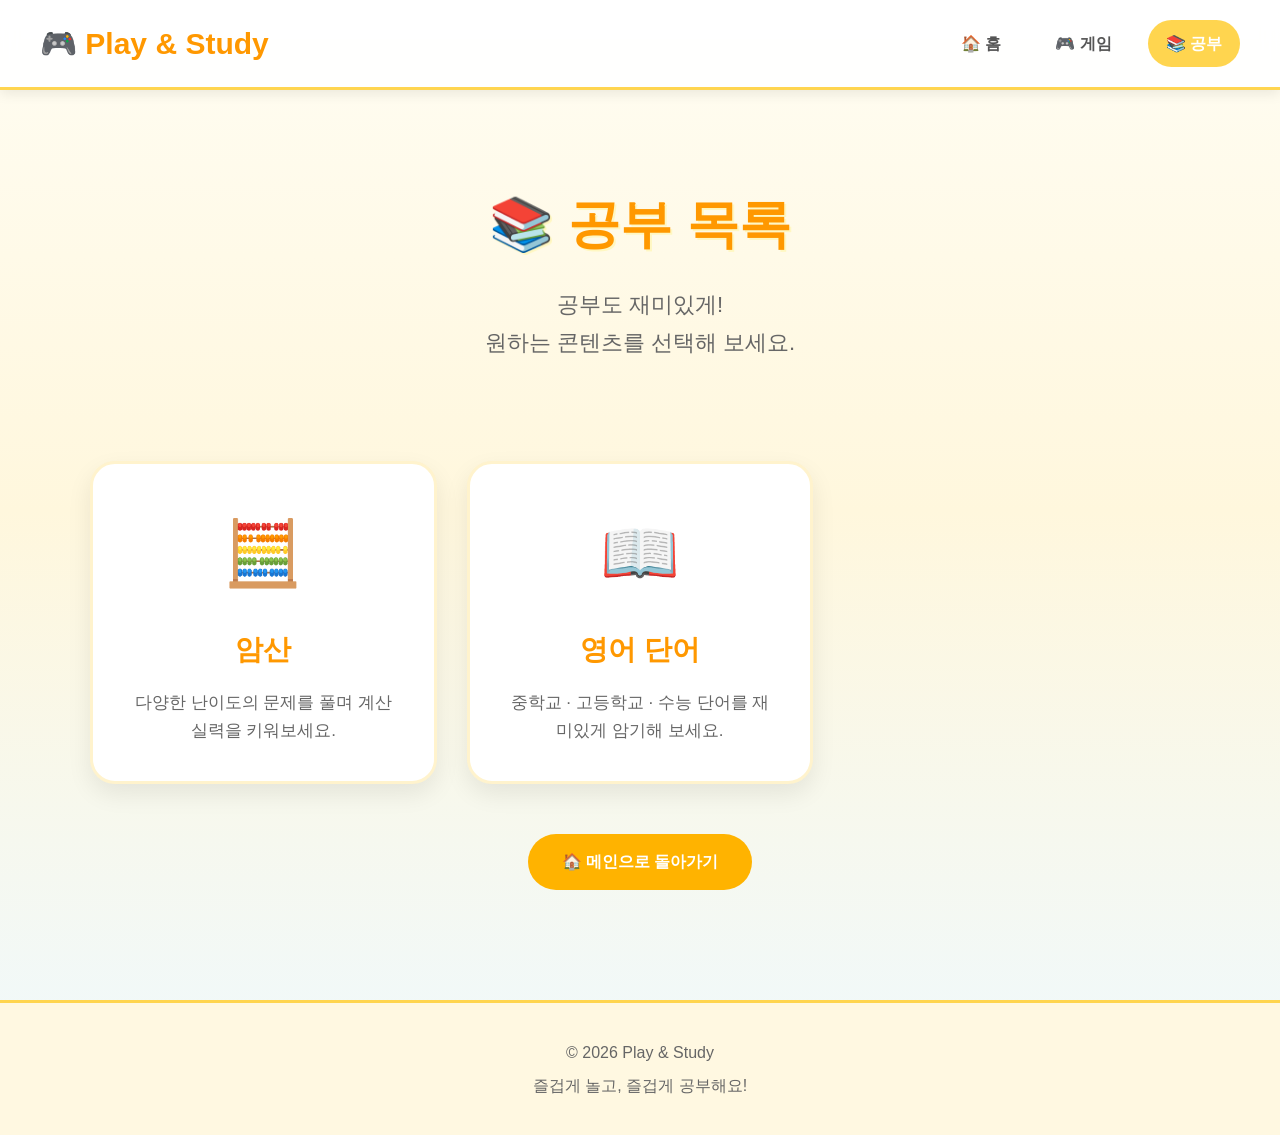
<file: pages/study_list.html>
<!--
파일:
/pages/study_list.html
-->

<!DOCTYPE html>
<html lang="ko">

<head>

<meta charset="UTF-8">

<meta name="viewport" content="width=device-width, initial-scale=1.0">

<title>공부 목록 | Play & Study</title>

<link rel="stylesheet" href="../css/style.css">

</head>

<body>

<header class="site-header">

    <div class="logo">

        <a href="../index.html">

            🎮 Play & Study

        </a>

    </div>

    <nav class="main-nav">

        <a href="../index.html">

            🏠 홈

        </a>

        <a href="game_list.html">

            🎮 게임

        </a>

        <a href="study_list.html" class="active">

            📚 공부

        </a>

    </nav>

</header>

<section class="hero">

    <h1>📚 공부 목록</h1>

    <p>

        공부도 재미있게!<br>

        원하는 콘텐츠를 선택해 보세요.

    </p>

</section>

<main class="list-page">

    <a href="study_math.html" class="content-card">

        <div class="icon">

            🧮

        </div>

        <h2>암산</h2>

        <p>

            다양한 난이도의 문제를 풀며
            계산 실력을 키워보세요.

        </p>

    </a>

    <a href="study_english_words.html" class="content-card">

        <div class="icon">

            📖

        </div>

        <h2>영어 단어</h2>

        <p>

            중학교 · 고등학교 · 수능 단어를
            재미있게 암기해 보세요.

        </p>

    </a>
    <div class="bottom-menu">

        <a href="../index.html" class="back-btn">

            🏠 메인으로 돌아가기

        </a>

    </div>

</main>

<footer>

    <p>
        © 2026 Play & Study
    </p>

    <p>
        즐겁게 놀고, 즐겁게 공부해요!
    </p>
</footer>

</body>

</html>
</file>
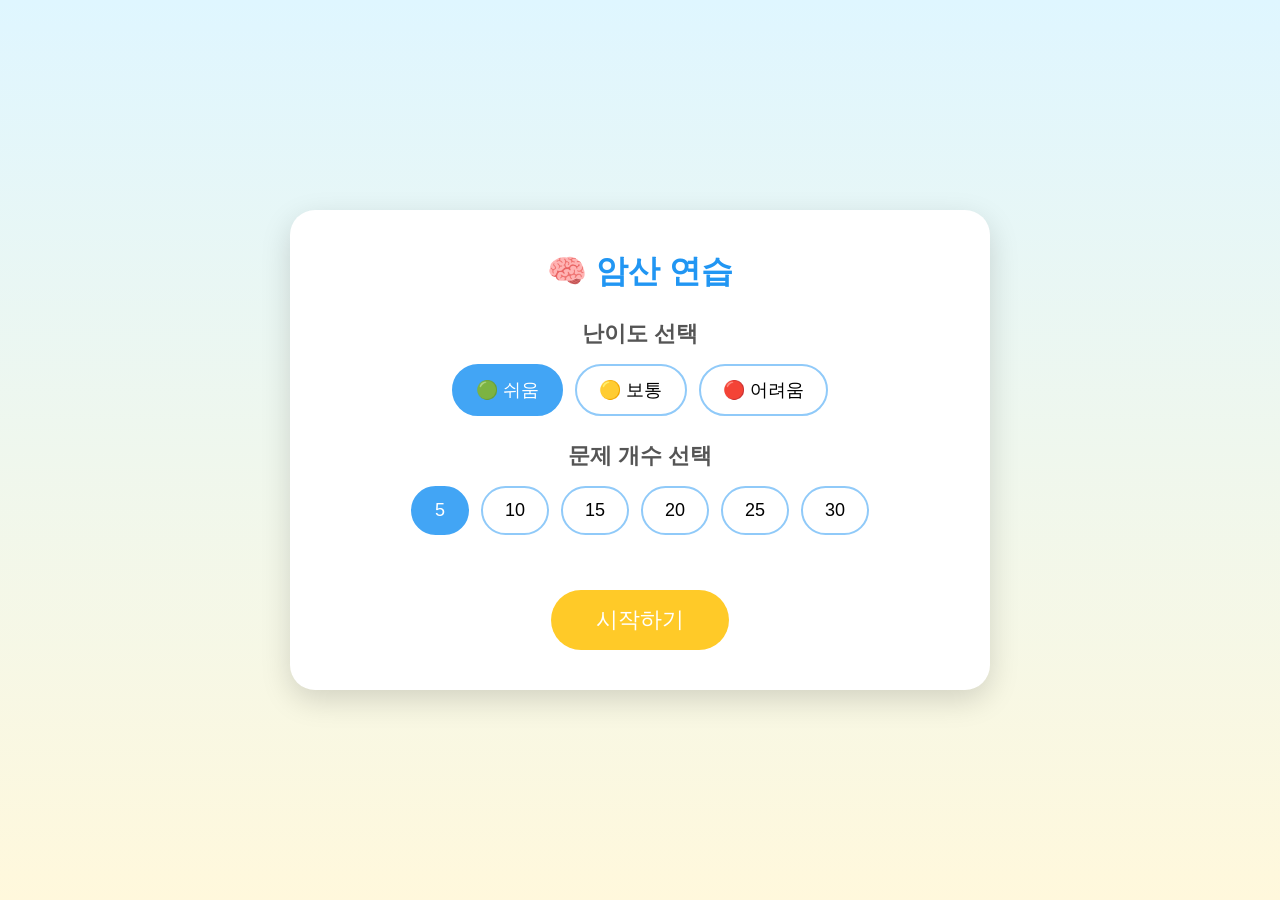
<file: pages/study_math.html>
<!--
파일:
/pages/study_mental_math.html
-->

<!DOCTYPE html>
<html lang="ko">

<head>

<meta charset="UTF-8">

<title>암산 연습 | Play & Study</title>

<style>

*{
margin:0;
padding:0;
box-sizing:border-box;
}

body{

font-family:"Malgun Gothic",sans-serif;

background:linear-gradient(#dff6ff,#fff8dc);

min-height:100vh;

display:flex;

justify-content:center;

align-items:center;

padding:30px;

}

.container{

width:700px;

background:white;

border-radius:25px;

box-shadow:0 10px 30px rgba(0,0,0,.15);

padding:40px;

text-align:center;

}

h1{

color:#2196f3;

margin-bottom:25px;

}

.section{

margin:25px 0;

}

.section h2{

margin-bottom:15px;

font-size:22px;

color:#555;

}

.option-group{

display:flex;

justify-content:center;

flex-wrap:wrap;

gap:12px;

}

.option{

padding:12px 22px;

border:2px solid #90caf9;

border-radius:30px;

cursor:pointer;

background:white;

font-size:18px;

transition:.25s;

}

.option:hover{

background:#e3f2fd;

}

.option.active{

background:#42a5f5;

color:white;

border-color:#42a5f5;

}

#startBtn{

margin-top:30px;

padding:15px 45px;

font-size:22px;

border:none;

border-radius:35px;

background:#ffca28;

color:white;

cursor:pointer;

transition:.25s;

}

#startBtn:hover{

background:#ffb300;

}

#game{

display:none;

}

#progressText{

font-size:22px;

margin-bottom:15px;

}

#progressBar{

width:100%;

height:18px;

background:#eeeeee;

border-radius:30px;

overflow:hidden;

margin-bottom:25px;

}

#progress{

height:100%;

width:0%;

background:#66bb6a;

transition:.3s;

}

#question{

font-size:42px;

font-weight:bold;

margin:30px 0;

color:#333;

}

#answer{

width:220px;

padding:14px;

font-size:28px;

text-align:center;

border:2px solid #90caf9;

border-radius:15px;

}

#submitBtn{

margin-top:25px;

padding:14px 35px;

font-size:22px;

border:none;

border-radius:30px;

background:#29b6f6;

color:white;

cursor:pointer;

}

#message{

margin-top:20px;

font-size:24px;

font-weight:bold;

min-height:40px;

}

#scoreBox{

margin-top:30px;

display:flex;

justify-content:space-around;

font-size:20px;

}

#result{

display:none;

}

#result h2{

font-size:38px;

color:#4caf50;

margin-bottom:25px;

}

.resultItem{

font-size:24px;

margin:12px 0;

}

#restartBtn{

margin-top:30px;

padding:14px 40px;

font-size:22px;

border:none;

border-radius:30px;

background:#ff9800;

color:white;

cursor:pointer;

}

</style>

</head>

<body>

<div class="container">

<div id="menu">

<h1>🧠 암산 연습</h1>

<div class="section">

<h2>난이도 선택</h2>

<div class="option-group">

<div class="option active"

data-level="easy">

🟢 쉬움

</div>

<div class="option"

data-level="normal">

🟡 보통

</div>

<div class="option"

data-level="hard">

🔴 어려움

</div>

</div>

</div>

<div class="section">

<h2>문제 개수 선택</h2>

<div class="option-group">

<div class="option active"

data-count="5">5</div>

<div class="option"

data-count="10">10</div>

<div class="option"

data-count="15">15</div>

<div class="option"

data-count="20">20</div>

<div class="option"

data-count="25">25</div>

<div class="option"

data-count="30">30</div>

</div>

</div>

<button id="startBtn">

시작하기

</button>

</div>
<div id="game">

<div id="progressText">

문제 1 / 5

</div>

<div id="progressBar">

<div id="progress"></div>

</div>

<div id="question">

10 + 20 = ?

</div>

<input

type="number"

id="answer"

autocomplete="off"

placeholder="정답 입력">

<br>

<button id="submitBtn">

확인

</button>

<div id="message"></div>

<div id="scoreBox">

<div>

⭐ 점수

<br>

<span id="score">

0

</span>

</div>

<div>

🔥 연속 정답

<br>

<span id="streak">

0

</span>

</div>

</div>

</div>

<div id="result">

<h2>

🎉 완료!

</h2>

<div class="resultItem">

총 문제 :

<span id="totalResult">

0

</span>

</div>

<div class="resultItem">

맞은 개수 :

<span id="correctResult">

0

</span>

</div>

<div class="resultItem">

틀린 개수 :

<span id="wrongResult">

0

</span>

</div>

<div class="resultItem">

정답률 :

<span id="rateResult">

0%

</span>

</div>

<button id="restartBtn">

다시 하기

</button>

</div>

</div>

<script>

const menu=document.getElementById("menu");

const game=document.getElementById("game");

const result=document.getElementById("result");

const progress=document.getElementById("progress");

const progressText=document.getElementById("progressText");

const question=document.getElementById("question");

const answer=document.getElementById("answer");

const message=document.getElementById("message");

const scoreText=document.getElementById("score");

const streakText=document.getElementById("streak");

const startBtn=document.getElementById("startBtn");

const submitBtn=document.getElementById("submitBtn");

const restartBtn=document.getElementById("restartBtn");

let level="easy";

let totalCount=5;

let current=0;

let score=0;

let streak=0;

let correct=0;

let wrong=0;

let currentAnswer=0;

document

.querySelectorAll("[data-level]")

.forEach(btn=>{

btn.onclick=()=>{

document

.querySelectorAll("[data-level]")

.forEach(v=>v.classList.remove("active"));

btn.classList.add("active");

level=btn.dataset.level;

};

});

document

.querySelectorAll("[data-count]")

.forEach(btn=>{

btn.onclick=()=>{

document

.querySelectorAll("[data-count]")

.forEach(v=>v.classList.remove("active"));

btn.classList.add("active");

totalCount=Number(btn.dataset.count);

};

});

startBtn.onclick=()=>{

menu.style.display="none";

game.style.display="block";

current=0;

score=0;

streak=0;

correct=0;

wrong=0;

scoreText.textContent=0;

streakText.textContent=0;

nextQuestion();

};
function random(min,max){

    return Math.floor(

        Math.random()*(max-min+1)

    )+min;

}

function nextQuestion(){

    if(current>=totalCount){

        finishGame();

        return;

    }

    current++;

    progressText.textContent=

    "문제 "+current+" / "+totalCount;

    progress.style.width=

    (current/totalCount*100)+"%";

    answer.value="";

    message.textContent="";

    createQuestion();

    answer.focus();

}

function createQuestion(){

    let min,max;

    switch(level){

        case "easy":

            min=1;

            max=20;

            break;

        case "normal":

            min=10;

            max=99;

            break;

        default:

            min=100;

            max=999;

    }

    const type=random(0,3);

    let a,b;

    switch(type){

        // 덧셈
        case 0:

            a=random(min,max);

            b=random(min,max);

            currentAnswer=a+b;

            question.textContent=

            `${a} + ${b} = ?`;

            break;

        // 뺄셈
        case 1:

            a=random(min,max);

            b=random(min,a);

            currentAnswer=a-b;

            question.textContent=

            `${a} - ${b} = ?`;

            break;

        // 곱셈
        case 2:

            if(level==="easy"){

                a=random(2,9);

                b=random(2,9);

            }else if(level==="normal"){

                a=random(2,20);

                b=random(2,20);

            }else{

                a=random(10,99);

                b=random(2,20);

            }

            currentAnswer=a*b;

            question.textContent=

            `${a} × ${b} = ?`;

            break;

        // 나눗셈
        case 3:

            if(level==="easy"){

                b=random(2,9);

                currentAnswer=random(2,9);

            }else if(level==="normal"){

                b=random(2,12);

                currentAnswer=random(2,20);

            }else{

                b=random(2,20);

                currentAnswer=random(10,50);

            }

            a=b*currentAnswer;

            question.textContent=

            `${a} ÷ ${b} = ?`;

            break;

    }

}

const goodMessages=[

"🎉 정답이에요!",

"🌟 아주 잘했어요!",

"💯 최고예요!",

"😊 계속 이렇게 해봐요!"

];

const badMessages=[

"🙂 괜찮아요! 다음 문제를 풀어봐요.",

"💪 실수할 수도 있어요!",

"🌼 조금만 더 생각해볼까요?",

"❤️ 다음 문제는 맞힐 수 있어요!"

];

function checkAnswer(){

    const value=

    Number(answer.value);

    if(value===currentAnswer){

        correct++;

        streak++;

        score+=100;

        scoreText.textContent=score;

        streakText.textContent=streak;

        message.style.color="#4caf50";

        message.textContent=

        goodMessages[

        random(

        0,

        goodMessages.length-1

        )

        ];

    }else{

        wrong++;

        streak=0;

        streakText.textContent=0;

        message.style.color="#f44336";

        message.textContent=

        badMessages[

        random(

        0,

        badMessages.length-1

        )

        ];

    }

    setTimeout(

        nextQuestion,

        800

    );

}

submitBtn.onclick=

checkAnswer;

answer.addEventListener(

"keydown",

e=>{

if(e.key==="Enter"){

checkAnswer();

}

});
function finishGame(){

    game.style.display="none";

    result.style.display="block";

    document.getElementById("totalResult").textContent=totalCount;

    document.getElementById("correctResult").textContent=correct;

    document.getElementById("wrongResult").textContent=wrong;

    const rate=Math.round((correct/totalCount)*100);

    document.getElementById("rateResult").textContent=rate+"%";

}

restartBtn.onclick=()=>{

    result.style.display="none";

    menu.style.display="block";

    progress.style.width="0%";

    message.textContent="";

    answer.value="";

};

</script>

</body>

</html>
</file>
<file: css/style.css>
/*
파일:
/css/style.css
*/

*{
    margin:0;
    padding:0;
    box-sizing:border-box;
}

html{
    scroll-behavior:smooth;
}

body{
    font-family:"Malgun Gothic",sans-serif;
    background:linear-gradient(180deg,#fffdf3 0%,#fff7dd 45%,#eef9ff 100%);
    color:#444;
    line-height:1.7;
}

/* ===========================
   Header
=========================== */

.site-header{
    width:100%;
    position:sticky;
    top:0;
    z-index:1000;

    display:flex;
    justify-content:space-between;
    align-items:center;

    padding:18px 40px;

    background:#ffffffee;
    backdrop-filter:blur(8px);

    border-bottom:3px solid #ffd54f;

    box-shadow:0 4px 12px rgba(0,0,0,.08);
}

.logo a{
    text-decoration:none;
    font-size:30px;
    font-weight:bold;
    color:#ff9800;
}

.main-nav{
    display:flex;
    gap:18px;
}

.main-nav a{
    text-decoration:none;

    padding:10px 18px;

    border-radius:999px;

    color:#555;

    font-weight:bold;

    transition:.25s;
}

.main-nav a:hover,
.main-nav a.active{
    background:#ffd54f;
    color:#fff;
}

/* ===========================
   Hero
=========================== */

.hero{
    text-align:center;

    padding:90px 20px 60px;
}

.hero h1{
    font-size:52px;

    color:#ff9800;

    margin-bottom:18px;
}

.hero p{
    font-size:22px;

    color:#666;
}

/* ===========================
   Main Cards
=========================== */

.home{

    width:min(1100px,92%);

    margin:40px auto;

    display:grid;

    grid-template-columns:repeat(auto-fit,minmax(320px,1fr));

    gap:35px;

}

.main-card{

    display:block;

    text-decoration:none;

    background:white;

    border-radius:28px;

    padding:40px;

    text-align:center;

    box-shadow:0 12px 30px rgba(0,0,0,.08);

    transition:.3s;
}

.main-card:hover{

    transform:translateY(-8px);

    box-shadow:0 18px 40px rgba(255,193,7,.25);

}

.main-card .emoji{

    font-size:72px;

    margin-bottom:20px;

}

.main-card h2{

    color:#ff9800;

    margin-bottom:18px;

    font-size:32px;

}

.main-card p{

    color:#666;

    font-size:18px;

}

.go{

    display:inline-block;

    margin-top:28px;

    background:#ffb300;

    color:white;

    padding:12px 28px;

    border-radius:999px;

    font-weight:bold;
}
/* ===========================
   소개 영역
=========================== */

.about{

    width:min(1000px,92%);

    margin:60px auto;

    background:#ffffff;

    border-radius:28px;

    padding:45px;

    text-align:center;

    box-shadow:0 10px 28px rgba(0,0,0,.08);

}

.about h3{

    color:#ff9800;

    font-size:34px;

    margin-bottom:22px;

}

.about p{

    font-size:18px;

    color:#666;

}

/* ===========================
   게임 / 공부 목록
=========================== */

.list-page{

    width:min(1100px,92%);

    margin:40px auto;

    display:grid;

    grid-template-columns:repeat(auto-fit,minmax(280px,1fr));

    gap:30px;

}

.content-card{

    display:block;

    text-decoration:none;

    background:white;

    border-radius:25px;

    padding:35px;

    text-align:center;

    box-shadow:0 10px 25px rgba(0,0,0,.08);

    transition:.3s;

}

.content-card:hover{

    transform:translateY(-8px);

    box-shadow:0 18px 40px rgba(255,193,7,.25);

}

.content-card .icon{

    font-size:64px;

    margin-bottom:18px;

}

.content-card h2{

    color:#ff9800;

    margin-bottom:15px;

    font-size:28px;

}

.content-card p{

    color:#666;

    font-size:17px;

}

/* ===========================
   하단 버튼
=========================== */

.bottom-menu{

    grid-column:1 / -1;

    text-align:center;

    margin-top:20px;

}

.back-btn{

    display:inline-block;

    text-decoration:none;

    background:#ffb300;

    color:white;

    padding:14px 34px;

    border-radius:999px;

    font-weight:bold;

    transition:.25s;

}

.back-btn:hover{

    background:#ff9800;

    transform:translateY(-2px);

}

/* ===========================
   Footer
=========================== */

footer{

    margin-top:70px;

    padding:30px 20px;

    text-align:center;

    background:#fff8e1;

    border-top:3px solid #ffd54f;

}

footer p{

    color:#666;

    margin:6px 0;

}
/* ===========================
   반응형
=========================== */

@media (max-width:900px){

    .site-header{

        flex-direction:column;

        gap:18px;

        padding:20px;

    }

    .main-nav{

        flex-wrap:wrap;

        justify-content:center;

    }

    .hero{

        padding:70px 20px 40px;

    }

    .hero h1{

        font-size:40px;

    }

    .hero p{

        font-size:18px;

    }

}

@media (max-width:600px){

    .logo a{

        font-size:24px;

    }

    .hero h1{

        font-size:32px;

    }

    .main-card{

        padding:28px;

    }

    .main-card h2{

        font-size:26px;

    }

    .content-card{

        padding:28px;

    }

    .content-card h2{

        font-size:24px;

    }

    .about{

        padding:30px;

    }

}

/* ===========================
   공통 애니메이션
=========================== */

.main-card,
.content-card,
.back-btn,
.main-nav a{

    transition:all .25s ease;

}

.main-card:hover,
.content-card:hover{

    transform:translateY(-8px) scale(1.02);

}

.main-card:active,
.content-card:active{

    transform:scale(.98);

}

/* ===========================
   선택 방지
=========================== */

img{

    user-select:none;

    -webkit-user-drag:none;

}

button{

    cursor:pointer;

    font-family:inherit;

}

a{

    color:inherit;

}
/* ===========================
   여름 분위기 장식
=========================== */

.hero h1{

    text-shadow:2px 2px 0 #fff7c2;

}

.logo a:hover{

    color:#ffb300;

}

.about{

    position:relative;

    overflow:hidden;

}

.about::before{

    content:"🌻";

    position:absolute;

    top:18px;

    left:18px;

    font-size:32px;

    opacity:.25;

}

.about::after{

    content:"🌼";

    position:absolute;

    bottom:18px;

    right:18px;

    font-size:28px;

    opacity:.25;

}

/* ===========================
   카드 꾸미기
=========================== */

.main-card{

    border:3px solid #fff3cd;

}

.content-card{

    border:3px solid #fff3cd;

}

.main-card:nth-child(1){

    border-color:#ffe082;

}

.main-card:nth-child(2){

    border-color:#81d4fa;

}

.content-card:hover{

    border-color:#ffca28;

}

/* ===========================
   스크롤바
=========================== */

::-webkit-scrollbar{

    width:10px;

}

::-webkit-scrollbar-track{

    background:#fff8dc;

}

::-webkit-scrollbar-thumb{

    background:#ffd54f;

    border-radius:999px;

}

::-webkit-scrollbar-thumb:hover{

    background:#ffb300;

}

/* ===========================
   마지막 여백
=========================== */

main{

    padding-bottom:40px;

}
</file>
